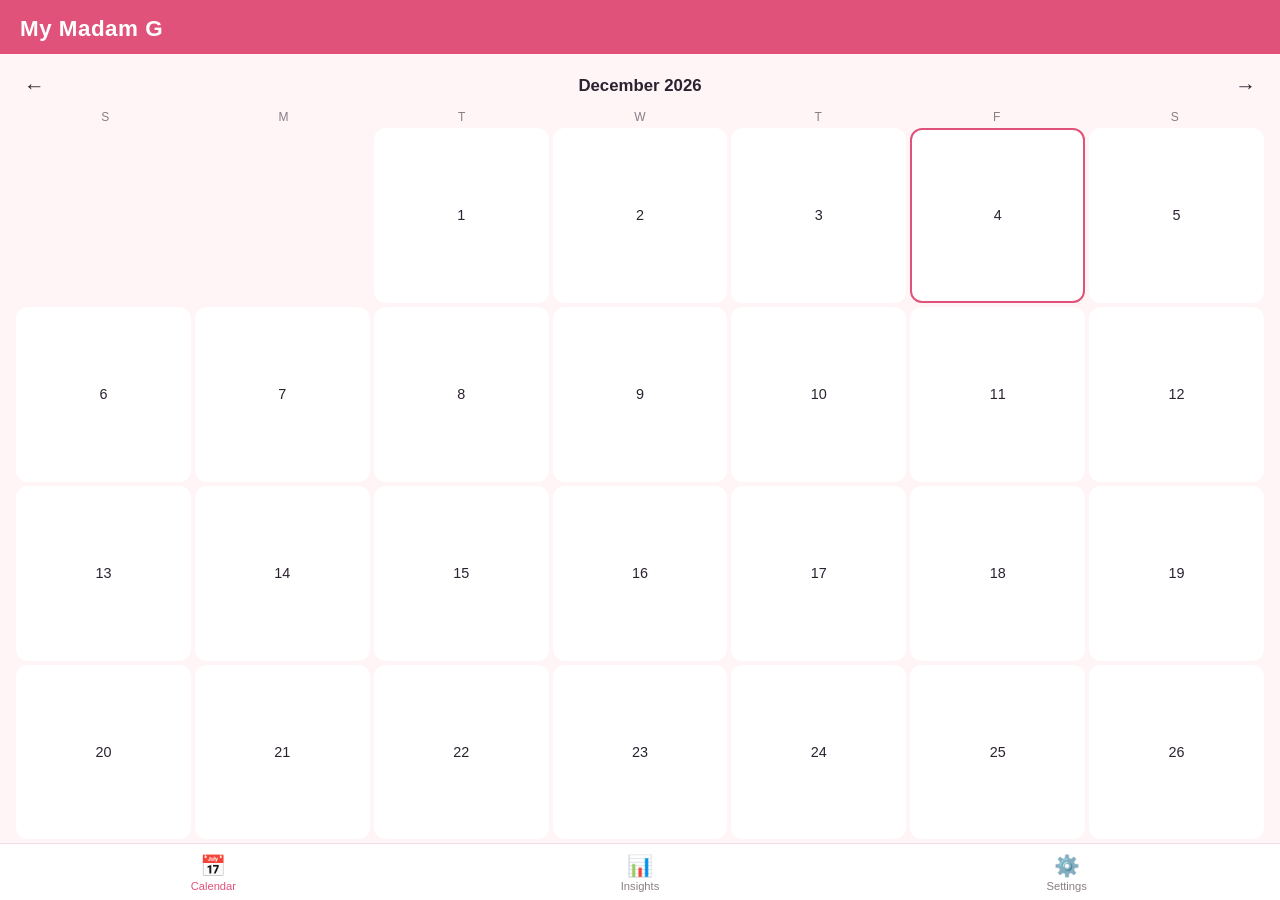
<file: index.html>
<!doctype html>
<html lang="en">
<head>
  <meta charset="UTF-8" />
  <meta name="viewport" content="width=device-width, initial-scale=1, viewport-fit=cover" />
  <meta name="theme-color" content="#e0527a" />
  <title>My Madam G</title>
  <link rel="manifest" href="./manifest.json" />
  <link rel="icon" href="./icons/icon.svg" type="image/svg+xml" />
  <link rel="apple-touch-icon" href="./icons/icon.svg" />
  <link rel="stylesheet" href="./css/style.css" />
</head>
<body>
  <header class="app-header">
    <h1>My Madam G</h1>
  </header>

  <div id="onboard-slot"></div>
  <div id="reminder-slot"></div>
  <main id="view" class="app-view"></main>

  <nav class="tab-bar">
    <button class="tab-btn active" data-tab="calendar">
      <span class="tab-icon">📅</span><span>Calendar</span>
    </button>
    <button class="tab-btn" data-tab="insights">
      <span class="tab-icon">📊</span><span>Insights</span>
    </button>
    <button class="tab-btn" data-tab="settings">
      <span class="tab-icon">⚙️</span><span>Settings</span>
    </button>
  </nav>

  <div id="sheet" class="sheet"></div>

  <script type="module" src="./js/app.js"></script>
</body>
</html>
</file>
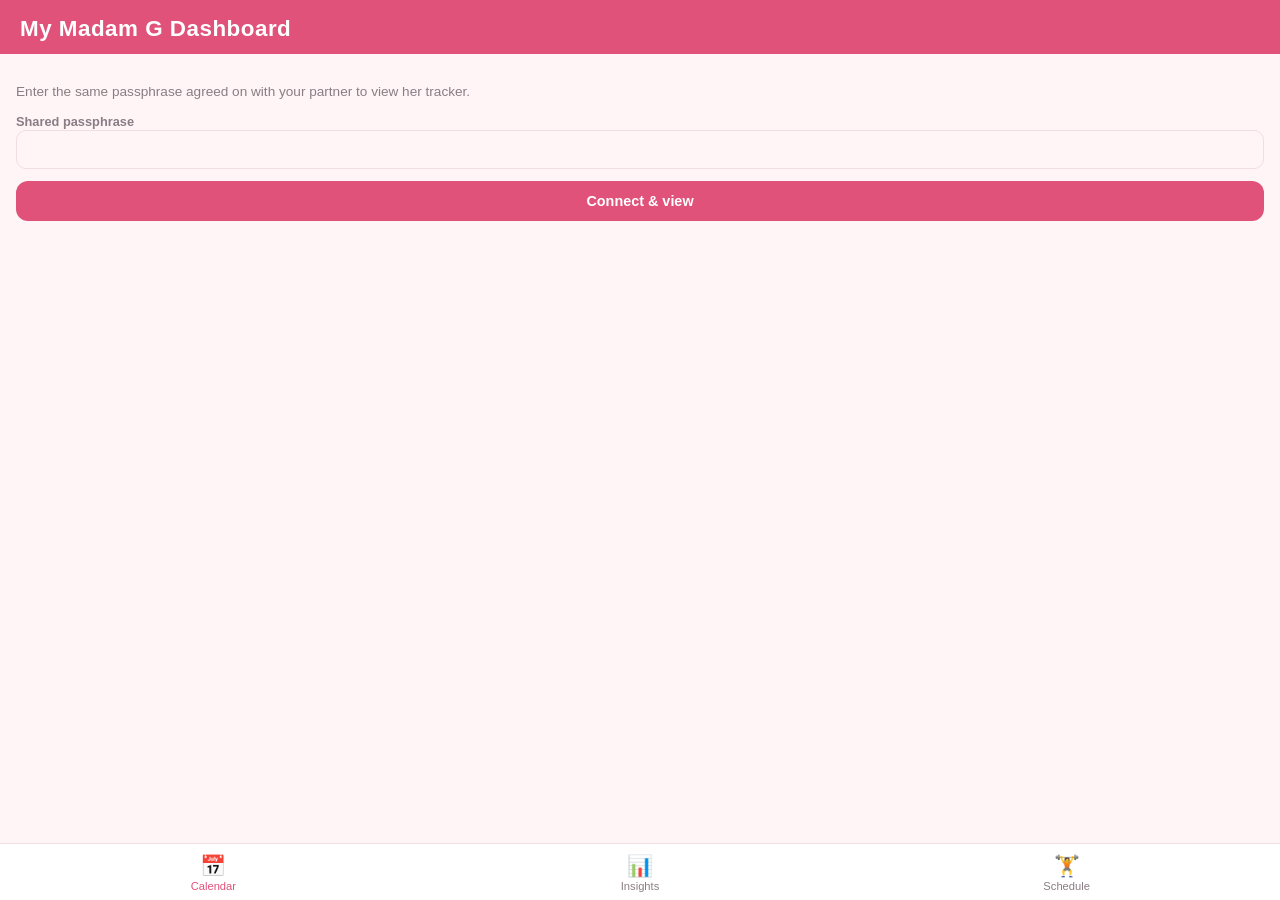
<file: partner.html>
<!doctype html>
<html lang="en">
<head>
  <meta charset="UTF-8" />
  <meta name="viewport" content="width=device-width, initial-scale=1, viewport-fit=cover" />
  <meta name="theme-color" content="#e0527a" />
  <title>My Madam G Dashboard</title>
  <link rel="icon" href="./icons/icon.svg" type="image/svg+xml" />
  <link rel="stylesheet" href="./css/style.css" />
</head>
<body>
  <header class="app-header">
    <h1>My Madam G Dashboard</h1>
  </header>

  <main id="partner-view" class="app-view"></main>

  <nav class="tab-bar" id="partner-tab-bar" hidden>
    <button class="tab-btn active" data-tab="calendar">
      <span class="tab-icon">📅</span><span>Calendar</span>
    </button>
    <button class="tab-btn" data-tab="insights">
      <span class="tab-icon">📊</span><span>Insights</span>
    </button>
    <button class="tab-btn" data-tab="schedule">
      <span class="tab-icon">🏋️</span><span>Schedule</span>
    </button>
  </nav>

  <div id="partner-sheet" class="sheet"></div>

  <script type="module" src="./js/partner.js"></script>
</body>
</html>
</file>
<file: css/style.css>
:root {
  --pink: #e0527a;
  --pink-dark: #c23f66;
  --pink-pale: #fdeef2;
  --green: #3fa66f;
  --green-pale: #e4f5ea;
  --orange: #e0a24f;
  --orange-pale: #fbf0de;
  --bg: #fff5f7;
  --surface: #ffffff;
  --text: #2b2230;
  --muted: #8a7d85;
  --border: #f1dde3;
  --radius: 16px;
}

@media (prefers-color-scheme: dark) {
  :root {
    --bg: #1c1418;
    --surface: #2a1f24;
    --text: #f4e9ec;
    --muted: #b09aa2;
    --border: #3c2c33;
    --pink-pale: #3a1f28;
    --green-pale: #16302194;
    --orange-pale: #3a2f1c;
  }
}

* { box-sizing: border-box; }

body {
  margin: 0;
  font-family: -apple-system, BlinkMacSystemFont, 'Segoe UI', Roboto, sans-serif;
  background: var(--bg);
  color: var(--text);
  height: 100vh;
  display: flex;
  flex-direction: column;
  overflow: hidden;
}

.app-header {
  padding: env(safe-area-inset-top, 0) 20px 12px;
  padding-top: calc(env(safe-area-inset-top, 0px) + 16px);
  background: var(--pink);
  color: white;
}
.app-header h1 { margin: 0; font-size: 1.4rem; font-weight: 700; letter-spacing: 0.5px; }

.app-view {
  flex: 1;
  overflow-y: auto;
  padding: 16px;
  padding-bottom: 90px;
}

.tab-bar {
  position: fixed;
  bottom: 0; left: 0; right: 0;
  display: flex;
  background: var(--surface);
  border-top: 1px solid var(--border);
  padding-bottom: env(safe-area-inset-bottom, 0);
}
.tab-btn {
  flex: 1;
  border: none;
  background: none;
  color: var(--muted);
  padding: 10px 0 8px;
  display: flex;
  flex-direction: column;
  align-items: center;
  gap: 2px;
  font-size: 0.7rem;
  font-family: inherit;
}
.tab-btn .tab-icon { font-size: 1.3rem; }
.tab-btn.active { color: var(--pink); }

.icon-btn {
  border: none;
  background: none;
  font-size: 1.3rem;
  color: var(--text);
  padding: 4px 8px;
  cursor: pointer;
}

.onboard-card {
  background: var(--pink-pale);
  border: 1px solid var(--pink);
  border-radius: var(--radius);
  padding: 16px;
  margin: 0 16px 8px;
}
.onboard-card p { margin: 0 0 12px; font-size: 0.88rem; }
.reminder-card { background: var(--orange-pale); border-color: var(--orange); }

/* Calendar */
.cal-header { display: flex; align-items: center; justify-content: space-between; margin-bottom: 8px; }
.cal-title { font-weight: 700; font-size: 1.05rem; }
.cal-weekdays {
  display: grid; grid-template-columns: repeat(7, 1fr);
  text-align: center; color: var(--muted); font-size: 0.75rem; margin-bottom: 4px;
}
.cal-grid { display: grid; grid-template-columns: repeat(7, 1fr); gap: 4px; }
.cal-cell {
  aspect-ratio: 1;
  border: none;
  border-radius: 12px;
  background: var(--surface);
  color: var(--text);
  font-family: inherit;
  display: flex; align-items: center; justify-content: center;
  position: relative;
  font-size: 0.9rem;
}
.cal-cell.empty { background: transparent; }
.cal-cell.today { outline: 2px solid var(--pink); outline-offset: -2px; }
.cal-cell.has-log .cal-daynum { font-weight: 700; }
.cal-cell.period-actual { background: var(--pink); color: white; }
.cal-cell.period-predicted { background: var(--pink-pale); border: 1.5px dashed var(--pink); }
.cal-cell.fertile { background: var(--green-pale); }
.cal-cell.pms:not(.fertile):not(.period-actual):not(.period-predicted) { background: var(--orange-pale); }
.cal-dot.ov { position: absolute; bottom: 5px; width: 6px; height: 6px; border-radius: 50%; background: var(--green); }

.cal-legend { display: flex; flex-wrap: wrap; gap: 10px; margin-top: 14px; font-size: 0.72rem; color: var(--muted); }
.cal-legend .dot { display: inline-block; width: 9px; height: 9px; border-radius: 50%; margin-right: 4px; }
.dot.period { background: var(--pink); }
.dot.predicted { background: var(--pink-pale); border: 1px solid var(--pink); }
.dot.fertile { background: var(--green-pale); border: 1px solid var(--green); }
.dot.ov { background: var(--green); }
.dot.pms { background: var(--orange-pale); border: 1px solid var(--orange); }

/* Sheet / modal */
.sheet {
  position: fixed; inset: 0; visibility: hidden; pointer-events: none; z-index: 20;
}
.sheet.open { visibility: visible; pointer-events: auto; }
.sheet-backdrop {
  position: absolute; inset: 0; background: rgba(0,0,0,0.4);
  opacity: 0; transition: opacity 0.2s;
}
.sheet.open .sheet-backdrop { opacity: 1; }
.sheet-content {
  position: absolute; left: 0; right: 0; bottom: 0;
  background: var(--surface);
  border-radius: 20px 20px 0 0;
  max-height: 88vh;
  overflow-y: auto;
  padding: 8px 20px calc(24px + env(safe-area-inset-bottom, 0));
  transform: translateY(100%);
  transition: transform 0.25s ease-out;
}
.sheet.open .sheet-content { transform: translateY(0); }
.sheet-handle { width: 40px; height: 4px; background: var(--border); border-radius: 2px; margin: 8px auto; }
.sheet-header { display: flex; align-items: center; justify-content: space-between; }
.sheet-header h2 { font-size: 1.1rem; margin: 4px 0; }
.sheet-actions { display: flex; gap: 10px; margin-top: 20px; }

/* Forms */
.field-label { font-size: 0.8rem; color: var(--muted); font-weight: 600; margin: 16px 0 6px; }
input[type="number"], input[type="text"], textarea {
  width: 100%;
  padding: 10px 12px;
  border-radius: 10px;
  border: 1px solid var(--border);
  background: var(--bg);
  color: var(--text);
  font-family: inherit;
  font-size: 0.95rem;
}
textarea { resize: vertical; }

.chip-row { display: flex; flex-wrap: wrap; gap: 8px; }
.chip {
  border: 1px solid var(--border);
  background: var(--surface);
  color: var(--text);
  padding: 8px 14px;
  border-radius: 999px;
  font-family: inherit;
  font-size: 0.85rem;
}
.chip.active { background: var(--pink); border-color: var(--pink); color: white; }
.flow-chip.active { background: var(--pink-dark); }
.symptom-group { margin-bottom: 12px; }

.exercise-grid { display: grid; grid-template-columns: repeat(2, 1fr); gap: 10px; }
.exercise-field { display: flex; flex-direction: column; gap: 4px; font-size: 0.8rem; color: var(--muted); }
.exercise-field input { width: 100%; }
.symptom-cat { font-size: 0.75rem; color: var(--muted); margin-bottom: 6px; }

.btn {
  border: none;
  border-radius: 12px;
  padding: 12px 18px;
  font-family: inherit;
  font-weight: 600;
  font-size: 0.9rem;
  flex: 1;
  cursor: pointer;
}
.btn.primary { background: var(--pink); color: white; }
.btn.secondary { background: var(--pink-pale); color: var(--pink-dark); }
.btn.danger { background: #f8d7da; color: #8a2b34; }
.file-btn { display: flex; align-items: center; justify-content: center; text-align: center; }

/* Insights */
.insight-cards { display: flex; gap: 10px; margin-bottom: 16px; }
.insight-card { flex: 1; background: var(--surface); border-radius: var(--radius); padding: 14px 10px; text-align: center; }
.insight-card.highlight { background: var(--green-pale); }
.insight-value { font-size: 1.3rem; font-weight: 700; }
.insight-label { font-size: 0.68rem; color: var(--muted); margin-top: 4px; }

.notice-banner {
  background: var(--orange-pale);
  border: 1px solid var(--orange);
  border-radius: 12px;
  padding: 12px 14px;
  font-size: 0.85rem;
  margin-bottom: 16px;
}

.stats-grid { background: var(--surface); border-radius: var(--radius); padding: 6px 14px; margin-bottom: 20px; }
.stat-row { display: flex; justify-content: space-between; padding: 10px 0; border-bottom: 1px solid var(--border); font-size: 0.88rem; }
.stat-row:last-child { border-bottom: none; }

.section-title { font-size: 0.95rem; margin: 20px 0 10px; }
.freq-row { display: flex; align-items: center; gap: 8px; margin-bottom: 8px; font-size: 0.82rem; }
.freq-label { width: 110px; flex-shrink: 0; }
.freq-bar-track { flex: 1; height: 8px; background: var(--pink-pale); border-radius: 4px; overflow: hidden; }
.freq-bar { height: 100%; background: var(--pink); }
.freq-pct { width: 34px; text-align: right; color: var(--muted); }

.muted { color: var(--muted); font-size: 0.85rem; }
.empty-state { text-align: center; padding: 60px 20px; color: var(--muted); }

/* Settings */
.symptom-manage-list { background: var(--surface); border-radius: var(--radius); overflow: hidden; }
.symptom-manage-row { display: flex; justify-content: space-between; align-items: center; padding: 10px 14px; border-bottom: 1px solid var(--border); font-size: 0.88rem; }
.symptom-manage-row:last-child { border-bottom: none; }
.symptom-manage-row em { color: var(--muted); font-style: normal; font-size: 0.75rem; }
.add-symptom-row { display: flex; gap: 8px; margin-top: 10px; }
.add-symptom-row input { flex: 1; }
.settings-actions { display: flex; flex-direction: column; gap: 10px; margin-top: 12px; }
</file>
